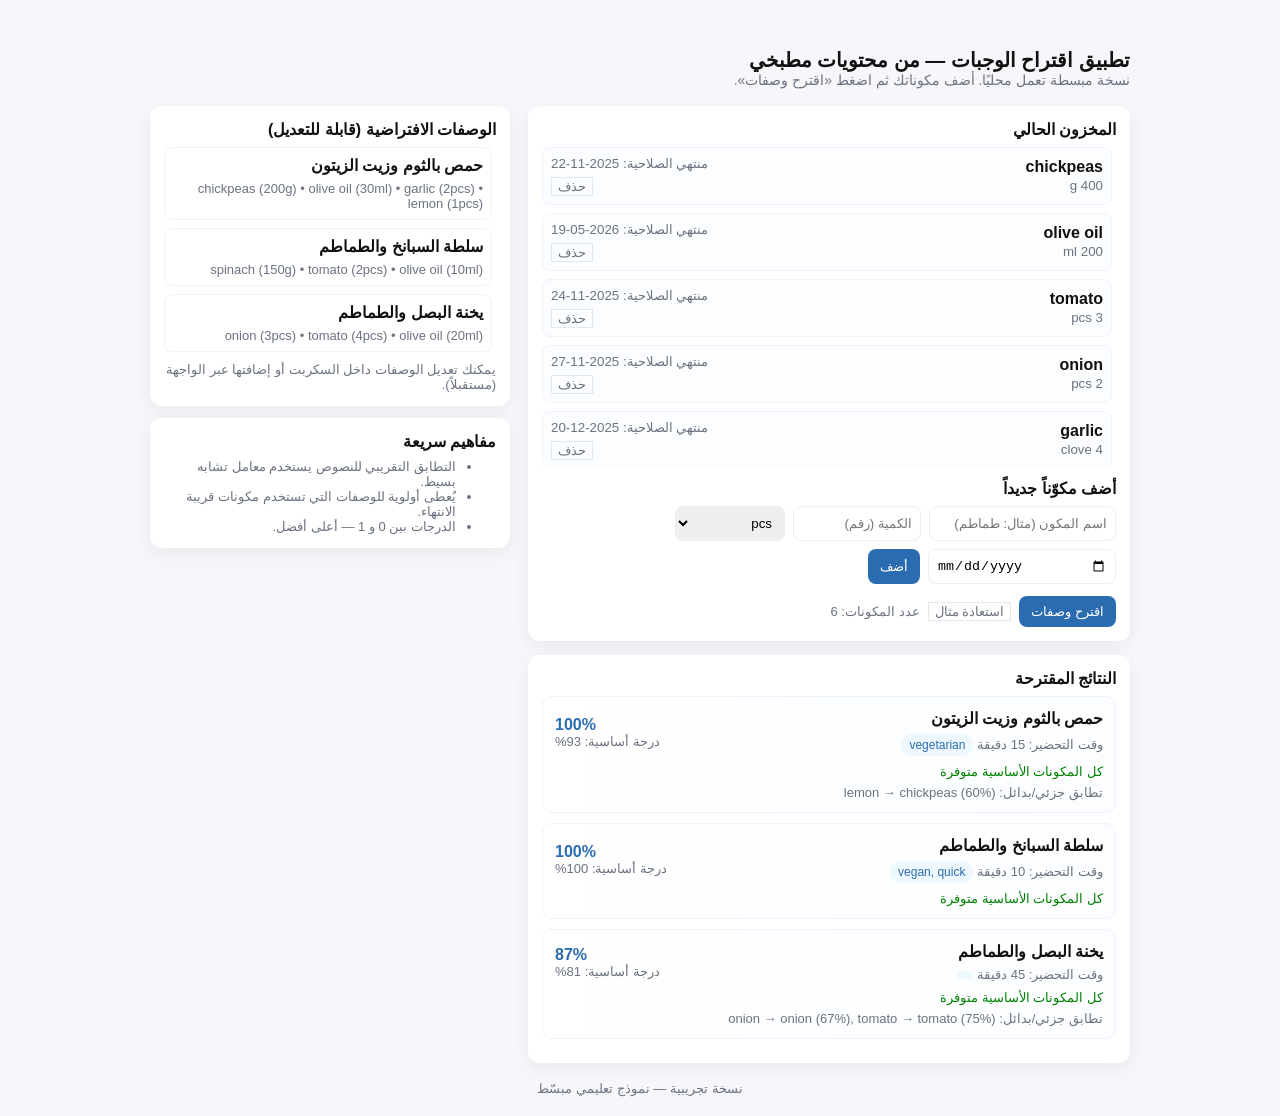
<file: ended.html>
<!doctype html>
<html lang="ar" dir="rtl">
<head>
<meta charset="utf-8" />
<meta name="viewport" content="width=device-width,initial-scale=1" />
<title>اقتراح وصفات من محتوى المطبخ — نسخة مبسطة</title>
<style>
  :root{
    --bg:#f7f7fb;
    --card:#ffffff;
    --accent:#2b6cb0;
    --muted:#6b7280;
    --danger:#e53e3e;
  }
  html,body{height:100%;margin:0;font-family:Inter, "Noto Sans Arabic", "Segoe UI", Tahoma, sans-serif;background:var(--bg);color:#111;}
  .container{max-width:980px;margin:28px auto;padding:20px;}
  header{display:flex;align-items:center;gap:16px;margin-bottom:18px;}
  h1{margin:0;font-size:20px;}
  p.lead{margin:0;color:var(--muted);font-size:14px}
  .grid{display:grid;grid-template-columns:1fr 360px;gap:18px;}
  .card{background:var(--card);border-radius:12px;padding:14px;box-shadow:0 6px 18px rgba(17,24,39,0.06);}
  .section-title{font-weight:600;margin-bottom:8px}
  /* inventory list */
  .inventory-list{display:flex;flex-direction:column;gap:8px;max-height:320px;overflow:auto;padding-right:4px}
  .inv-item{display:flex;align-items:center;justify-content:space-between;padding:8px;border-radius:8px;background:#fbfdff;border:1px solid #eef2ff}
  .inv-item small{color:var(--muted)}
  .controls{display:flex;gap:8px;align-items:center;margin-top:10px}
  button.btn{background:var(--accent);color:#fff;padding:8px 12px;border:none;border-radius:8px;cursor:pointer}
  button.ghost{background:transparent;border:1px solid #e2e8f0;color:var(--muted)}
  input,select{padding:8px;border-radius:8px;border:1px solid #e6eef8;min-width:0}
  .form-row{display:flex;gap:8px;align-items:center}
  .small{font-size:13px;color:var(--muted)}
  /* suggestions */
  .recipe-card{border-radius:10px;padding:12px;border:1px solid #eef2ff;margin-bottom:10px;background:linear-gradient(90deg,#fff,#fbfdff)}
  .score{font-weight:700;color:var(--accent)}
  .badge{display:inline-block;padding:4px 8px;border-radius:999px;font-size:12px;background:#eef8ff;color:var(--accent);margin-left:8px}
  .danger{color:var(--danger);font-weight:600}
  .missing{color:#b45309}
  footer{margin-top:18px;color:var(--muted);font-size:13px;text-align:center}
  /* responsive */
  @media (max-width:880px){
    .grid{grid-template-columns:1fr; padding-bottom:36px}
    .container{padding:12px}
  }
</style>
</head>
<body>
  <div class="container">
    <header>
      <div>
        <h1>تطبيق اقتراح الوجبات — من محتويات مطبخي</h1>
        <p class="lead">نسخة مبسطة تعمل محليًا. أضف مكوناتك ثم اضغط «اقترح وصفات».</p>
      </div>
    </header>

    <div class="grid">
      <!-- العمود الكبير: أدوات المخزون والنتائج -->
      <div>
        <div class="card">
          <div class="section-title">المخزون الحالي</div>
          <div class="inventory-list" id="inventoryList"></div>

          <div style="margin-top:12px" class="section-title">أضف مكوّناً جديداً</div>
          <div style="display:flex;gap:8px;flex-wrap:wrap">
            <input id="inName" placeholder="اسم المكون (مثال: طماطم)" />
            <input id="inQty" placeholder="الكمية (رقم)" style="width:110px" />
            <select id="inUnit" style="width:110px">
              <option value="pcs">pcs</option>
              <option value="g">g</option>
              <option value="kg">kg</option>
              <option value="ml">ml</option>
              <option value="l">l</option>
              <option value="cup">cup</option>
              <option value="tbsp">tbsp</option>
              <option value="tsp">tsp</option>
              <option value="clove">clove</option>
            </select>
            <input id="inExpiry" type="date" style="width:170px" />
            <button class="btn" id="btnAdd">أضف</button>
          </div>

          <div class="controls" style="margin-top:12px">
            <button class="btn" id="btnSuggest">اقترح وصفات</button>
            <button class="ghost" id="btnReset">استعادة مثال</button>
            <div style="margin-left:auto" class="small">عدد المكونات: <span id="countInv">0</span></div>
          </div>
        </div>

        <div class="card" style="margin-top:14px">
          <div class="section-title">النتائج المقترحة</div>
          <div id="suggestions"></div>
        </div>
      </div>

      <!-- العمود الجانبي: وصفات افتراضية وسرعة -->
      <aside>
        <div class="card">
          <div class="section-title">الوصفات الافتراضية (قابلة للتعديل)</div>
          <div id="recipesList" style="display:flex;flex-direction:column;gap:8px;max-height:360px;overflow:auto;padding-right:4px"></div>
          <div style="margin-top:10px" class="small">يمكنك تعديل الوصفات داخل السكربت أو إضافتها عبر الواجهة (مستقبلاً).</div>
        </div>

        <div class="card" style="margin-top:12px">
          <div class="section-title">مفاهيم سريعة</div>
          <ul style="margin:8px 0 0 0;padding-left:16px;color:var(--muted);font-size:13px">
            <li>التطابق التقريبي للنصوص يستخدم معامل تشابه بسيط.</li>
            <li>يُعطى أولوية للوصفات التي تستخدم مكونات قريبة الانتهاء.</li>
            <li>الدرجات بين 0 و 1 — أعلى أفضل.</li>
          </ul>
        </div>
      </aside>
    </div>

    <footer>نسخة تجريبية — نموذج تعليمي مبسّط</footer>
  </div>

<script>
/*
  تطبيق عملى مبسّط لخوارزمية اقتراح الوصفات.
  - يحوّل التعريفات من نموذج Python السابق إلى JavaScript.
  - يشمل تحويل وحدات أساسية، بحث fuzzy بسيط عبر bigram Dice coefficient،
    ونظام نقاط يعتمد على نسبة المكونات المتاحة وبونص قرب الانتهاء.
*/

// ---------- بيانات افتراضية (يمكن تعديلها) ----------
let today = new Date("2025-11-20"); // ضبط اليوم كمثال
// قائمة المخزون (ستُعرض ويمكن إضافة عناصر جديدة)
let inventory = [];

// الوصفات (نماذج)
let recipes = [
  {
    id: 'r1',
    title: 'حمص بالثوم وزيت الزيتون',
    requirements: [
      { name: 'chickpeas', qty: 200, unit: 'g', essential: true },
      { name: 'olive oil', qty: 30, unit: 'ml', essential: true },
      { name: 'garlic', qty: 2, unit: 'pcs', essential: false },
      { name: 'lemon', qty: 1, unit: 'pcs', essential: false },
    ],
    cook_time_min: 15,
    tags: ['vegetarian']
  },
  {
    id: 'r2',
    title: 'سلطة السبانخ والطماطم',
    requirements: [
      { name: 'spinach', qty: 150, unit: 'g', essential: true },
      { name: 'tomato', qty: 2, unit: 'pcs', essential: true },
      { name: 'olive oil', qty: 10, unit: 'ml', essential: false },
    ],
    cook_time_min: 10,
    tags: ['vegan','quick']
  },
  {
    id: 'r3',
    title: 'يخنة البصل والطماطم',
    requirements: [
      { name: 'onion', qty: 3, unit: 'pcs', essential: true },
      { name: 'tomato', qty: 4, unit: 'pcs', essential: true },
      { name: 'olive oil', qty: 20, unit: 'ml', essential: true },
    ],
    cook_time_min: 45,
    tags: []
  }
];

// قاموس استبدالات مبسّط
const SUBSTITUTIONS = {
  'zucchini': ['courgette'],
  'bell pepper': ['capsicum'],
  'chickpeas': ['garbanzo beans', 'حمص'],
  'olive oil': ['vegetable oil', 'زيت زيتون'],
  // أضف ما يلزم هنا
};

// تحويل وحدات أساسية (بسيط)
const UNIT_TO_BASE = {
  'g': ['g', 1],
  'kg': ['g', 1000],
  'ml': ['ml', 1],
  'l': ['ml', 1000],
  'cup': ['ml', 240],
  'tbsp': ['ml', 15],
  'tsp': ['ml', 5],
  'pcs': ['pcs', 1],
  'piece': ['pcs', 1],
  'clove': ['pcs', 1], // تعامل تقريبي
};

// ---------- دوال مساعدة ----------
function toBase(qty, unit) {
  unit = (unit || '').toLowerCase();
  if (UNIT_TO_BASE[unit]) {
    const [base, factor] = UNIT_TO_BASE[unit];
    return { qty: qty * factor, unit: base };
  }
  return { qty, unit };
}

// معامل تشابه بسيط باستخدام bigram Dice coefficient
function bigrams(s) {
  s = s.toLowerCase().trim();
  const arr = [];
  for (let i=0;i<s.length-1;i++){
    arr.push(s.slice(i,i+2));
  }
  return arr;
}
function diceCoefficient(a, b) {
  if (!a || !b) return 0;
  const A = bigrams(a);
  const B = bigrams(b);
  if (A.length === 0 || B.length === 0) return 0;
  let intersect = 0;
  const Bcopy = B.slice();
  A.forEach(x=>{
    const idx = Bcopy.indexOf(x);
    if (idx !== -1){ intersect++; Bcopy.splice(idx,1); }
  });
  return (2.0 * intersect) / (A.length + B.length);
}

// بحث تطابق تقريبي في أسماء المخزون
function fuzzyFind(name, inventoryNames, cutoff=0.55) {
  name = name.toLowerCase();
  if (inventoryNames.includes(name)) return name;
  let best = null, bestScore = 0;
  for (const n of inventoryNames) {
    const score = diceCoefficient(name, n);
    if (score > bestScore) { bestScore = score; best = n; }
  }
  return bestScore >= cutoff ? best : null;
}

// جرب إيجاد بديل من قاموس الاستبدالات
function findSubstitute(reqName, inventoryNames) {
  reqName = reqName.toLowerCase();
  for (const key in SUBSTITUTIONS) {
    const alts = [key, ...SUBSTITUTIONS[key]];
    if (alts.includes(reqName)) {
      for (const alt of alts) {
        if (inventoryNames.includes(alt)) return alt;
      }
    }
  }
  // محاولة تطابق نصي بين مفتاح البدائل والـinventory
  for (const key in SUBSTITUTIONS) {
    const alts = [key, ...SUBSTITUTIONS[key]];
    for (const alt of alts) {
      for (const inv of inventoryNames) {
        if (diceCoefficient(alt, inv) > 0.6) return inv;
      }
    }
  }
  return null;
}

// تحويل اسم إلى صيغة معيارية بسيطة
function canonicalizeName(n) {
  return (n || '').toLowerCase().trim();
}

// ---------- دالة تقييم وصفة ----------
function scoreRecipe(recipe, inventory, todayRef) {
  const today = todayRef || new Date();
  const invMap = {};
  inventory.forEach(it => invMap[ canonicalizeName(it.name) ] = it);
  const invNames = Object.keys(invMap);

  let totalWeight = 0, matchedWeight = 0, expiryBonus = 0;
  const missing = [], partialMatches = [];

  for (const req of recipe.requirements) {
    const weight = req.essential ? 2.0 : 1.0;
    totalWeight += weight;

    const reqName = canonicalizeName(req.name);
    let matchedName = fuzzyFind(reqName, invNames);
    let matchedIng = matchedName ? invMap[matchedName] : null;
    let usedSub = false;

    if (!matchedIng) {
      const sub = findSubstitute(reqName, invNames);
      if (sub) {
        matchedName = sub;
        matchedIng = invMap[sub];
        usedSub = true;
      }
    }

    if (matchedIng) {
      // تحويل وحدات ومقارنة
      const reqBase = toBase(req.qty, req.unit);
      const invBase = toBase(matchedIng.qty, matchedIng.unit);

      if (reqBase.unit === invBase.unit) {
        if (invBase.qty >= reqBase.qty) {
          matchedWeight += weight;
        } else {
          const fraction = Math.max(0, invBase.qty / (reqBase.qty || 1));
          matchedWeight += weight * fraction;
          partialMatches.push({ req: req.name, have: matchedIng.name, fraction });
        }
      } else {
        // وحدات غير متطابقة -> ائتمان جزئي
        matchedWeight += weight * 0.6;
        partialMatches.push({ req: req.name, have: matchedIng.name, fraction: 0.6 });
      }

      // بونص قرب انتهاء الصلاحية (أيام)
      if (matchedIng.expiry) {
        const daysLeft = Math.ceil((new Date(matchedIng.expiry) - today) / (1000*60*60*24));
        if (daysLeft <= 3) expiryBonus += 0.5 * weight;
        else if (daysLeft <= 7) expiryBonus += 0.2 * weight;
      }
    } else {
      missing.push(req.name);
    }
  }

  const baseScore = totalWeight > 0 ? matchedWeight / totalWeight : 0;
  // عقوبة الوقت: كل 30 دقيقة -> عقوبة صغيرة
  const timePenalty = Math.min(1.0, recipe.cook_time_min / 120.0);
  const timePenaltyScore = 0.05 * timePenalty;

  let finalScore = baseScore + 0.1 * expiryBonus - timePenaltyScore;
  finalScore = Math.max(0, Math.min(1, finalScore));

  return {
    recipe_id: recipe.id,
    title: recipe.title,
    final_score: +finalScore.toFixed(3),
    base_score: +baseScore.toFixed(3),
    expiry_bonus: +expiryBonus.toFixed(3),
    time_penalty: +timePenaltyScore.toFixed(3),
    missing, partialMatches
  };
}

// اقتراح أفضل N وصفات
function suggestRecipes(recipes, inventory, topN=5, todayRef) {
  const scored = recipes.map(r => scoreRecipe(r, inventory, todayRef));
  scored.sort((a,b)=> b.final_score - a.final_score);
  return scored.slice(0, topN);
}

// ---------- تهيئة العرض والـ DOM ----------
const inventoryList = document.getElementById('inventoryList');
const recipesList = document.getElementById('recipesList');
const suggestionsDiv = document.getElementById('suggestions');
const countInv = document.getElementById('countInv');

const inName = document.getElementById('inName');
const inQty = document.getElementById('inQty');
const inUnit = document.getElementById('inUnit');
const inExpiry = document.getElementById('inExpiry');

document.getElementById('btnAdd').addEventListener('click', ()=>{
  const name = inName.value.trim();
  const qty = parseFloat(inQty.value) || 0;
  const unit = inUnit.value || 'pcs';
  const expiryVal = inExpiry.value ? new Date(inExpiry.value) : null;
  if (!name || qty <= 0) {
    alert('أدخل اسم المكوّن وكمية صحيحة.');
    return;
  }
  inventory.push({ name: name, qty: qty, unit: unit, expiry: expiryVal });
  renderInventory();
  inName.value=''; inQty.value=''; inExpiry.value='';
});

document.getElementById('btnReset').addEventListener('click', ()=>{
  loadExampleInventory();
  renderInventory();
});

document.getElementById('btnSuggest').addEventListener('click', ()=>{
  renderSuggestions();
});

// تهيئة مثال إفتراضي
function loadExampleInventory(){
  inventory = [
    { name: 'chickpeas', qty: 400, unit: 'g', expiry: addDays(today, 2) },
    { name: 'olive oil', qty: 200, unit: 'ml', expiry: addDays(today, 180) },
    { name: 'tomato', qty: 3, unit: 'pcs', expiry: addDays(today, 4) },
    { name: 'onion', qty: 2, unit: 'pcs', expiry: addDays(today, 7) },
    { name: 'garlic', qty: 4, unit: 'clove', expiry: addDays(today, 30) },
    { name: 'spinach', qty: 200, unit: 'g', expiry: addDays(today, 1) }
  ];
}
function addDays(d, days){
  const x = new Date(d);
  x.setDate(x.getDate() + days);
  return x.toISOString().slice(0,10); // format yyyy-mm-dd
}

// render functions
function renderInventory(){
  inventoryList.innerHTML = '';
  inventory.forEach((it, idx) => {
    const el = document.createElement('div');
    el.className = 'inv-item';
    const left = document.createElement('div');
    left.innerHTML = `<div style="font-weight:600">${it.name}</div><small>${it.qty} ${it.unit}</small>`;
    const right = document.createElement('div');
    const expiryText = it.expiry ? `منتهي الصلاحية: ${new Date(it.expiry).toISOString().slice(0,10)}` : '';
    right.innerHTML = `<small style="display:block;text-align:left">${expiryText}</small><div style="display:flex;gap:6px;margin-top:6px;direction:ltr"><button title="حذف" class="ghost" onclick="removeInv(${idx})">حذف</button></div>`;
    el.appendChild(left);
    el.appendChild(right);
    inventoryList.appendChild(el);
  });
  countInv.textContent = inventory.length;
}

function removeInv(idx) {
  inventory.splice(idx,1);
  renderInventory();
}

// render recipes list (sidebar)
function renderRecipes(){
  recipesList.innerHTML = '';
  recipes.forEach(r=>{
    const el = document.createElement('div');
    el.style.border = '1px solid #eef2ff';
    el.style.borderRadius = '8px';
    el.style.padding = '8px';
    el.innerHTML = `<strong>${r.title}</strong><div class="small" style="margin-top:6px">${r.requirements.map(x=>x.name+' ('+x.qty+ x.unit+ ')').join(' • ')}</div>`;
    recipesList.appendChild(el);
  });
}

function renderSuggestions(){
  suggestionsDiv.innerHTML = '';
  const s = suggestRecipes(recipes, inventory, 10, today);
  if (s.length === 0) {
    suggestionsDiv.innerHTML = '<div class="small">لا توجد وصفات حالياً.</div>';
    return;
  }
  s.forEach(item=>{
    const r = getRecipeById(item.recipe_id);
    const card = document.createElement('div');
    card.className = 'recipe-card';
    card.innerHTML = `
      <div style="display:flex;align-items:center;justify-content:space-between">
        <div>
          <div style="font-weight:700">${r.title}</div>
          <div class="small" style="margin-top:6px">وقت التحضير: ${r.cook_time_min} دقيقة <span class="badge">${r.tags.join(', ') || ''}</span></div>
        </div>
        <div style="text-align:left">
          <div class="score">${(item.final_score*100).toFixed(0)}%</div>
          <div class="small">درجة أساسية: ${(item.base_score*100).toFixed(0)}%</div>
        </div>
      </div>
      <div style="margin-top:8px" class="small">
        ${ item.missing.length ? '<div class="missing">مكونات مفقودة: ' + item.missing.join(', ') + '</div>' : '<div style="color:green">كل المكونات الأساسية متوفرة</div>' }
        ${ item.partialMatches.length ? '<div style="margin-top:6px">تطابق جزئي/بدائل: ' + item.partialMatches.map(pm=> pm.req + ' → ' + pm.have + ' ('+ Math.round(pm.fraction*100) + '%)').join(', ') + '</div>' : '' }
      </div>
    `;
    suggestionsDiv.appendChild(card);
  });
}

function getRecipeById(id) {
  return recipes.find(r=>r.id === id) || {};
}

// ---------- تهيئة البدء ----------
loadExampleInventory();
renderInventory();
renderRecipes();
renderSuggestions();

// end of script
</script>
</body>
</html>
</file>
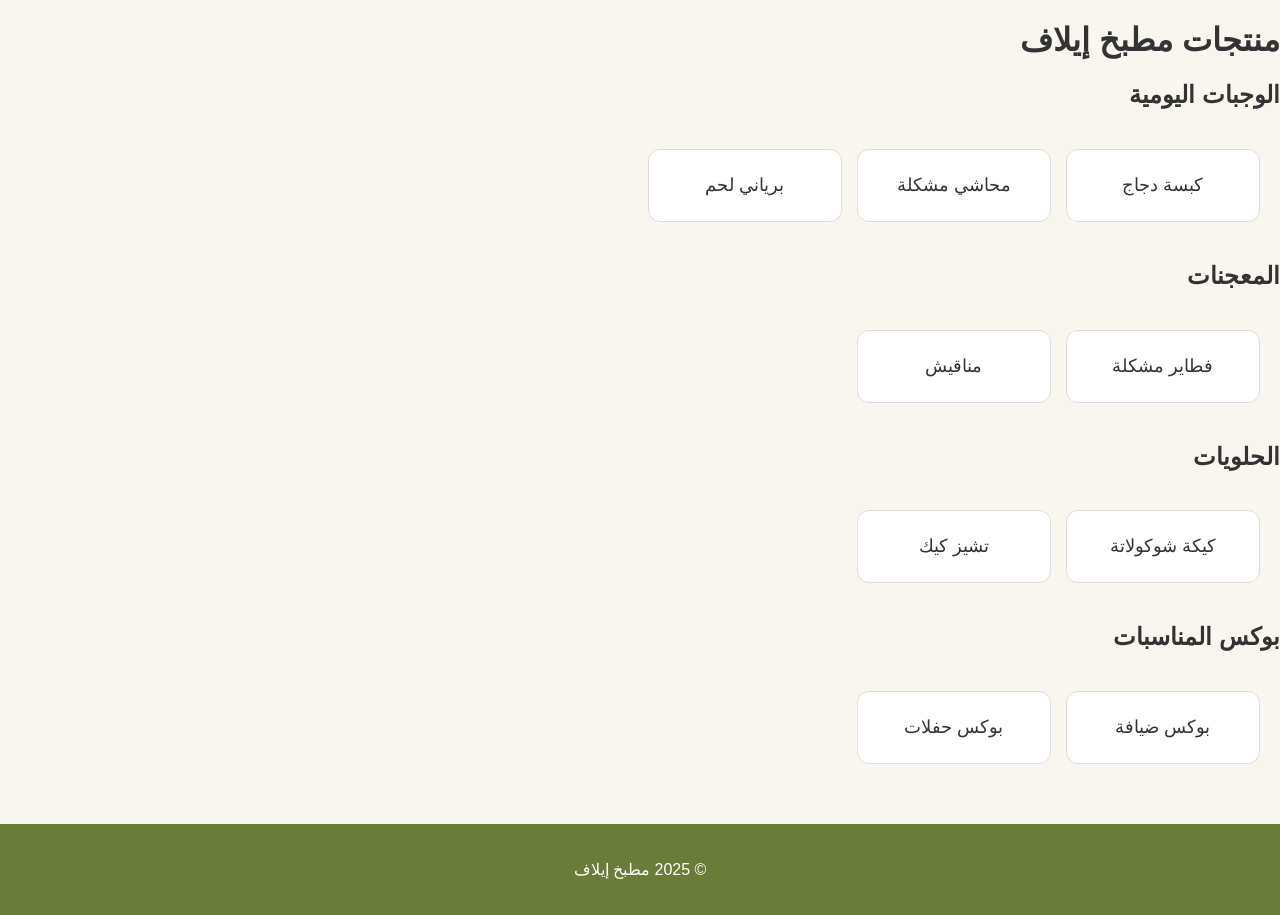
<file: products.html>
<!DOCTYPE html>
<html lang="ar" dir="rtl">
<head>
    <meta charset="UTF-8">
    <meta name="viewport" content="width=device-width, initial-scale=1.0">
    <title>منتجات مطبخ إيلاف</title>
    <link rel="stylesheet" href="style.css">
</head>

<body>

<header class="sub-header">
    <h1>منتجات مطبخ إيلاف</h1>
</header>

<section id="daily" class="section">
    <h2>الوجبات اليومية</h2>
    <div class="grid">
        <a href="single.html?item=كبسة دجاج" class="card">كبسة دجاج</a>
        <a href="single.html?item=محاشي" class="card">محاشي مشكلة</a>
        <a href="single.html?item=برياني" class="card">برياني لحم</a>
    </div>
</section>

<section id="pastry" class="section">
    <h2>المعجنات</h2>
    <div class="grid">
        <a href="single.html?item=فطاير" class="card">فطاير مشكلة</a>
        <a href="single.html?item=مناقيش" class="card">مناقيش</a>
    </div>
</section>

<section id="desserts" class="section">
    <h2>الحلويات</h2>
    <div class="grid">
        <a href="single.html?item=كيكة الشوكولاتة" class="card">كيكة شوكولاتة</a>
        <a href="single.html?item=تشيز كيك" class="card">تشيز كيك</a>
    </div>
</section>

<section id="boxes" class="section">
    <h2>بوكس المناسبات</h2>
    <div class="grid">
        <a href="single.html?item=بوكس ضيافة" class="card">بوكس ضيافة</a>
        <a href="single.html?item=بوكس حفلات" class="card">بوكس حفلات</a>
    </div>
</section>

<footer>
    <p>© 2025 مطبخ إيلاف</p>
</footer>

</body>
</html>
</file>
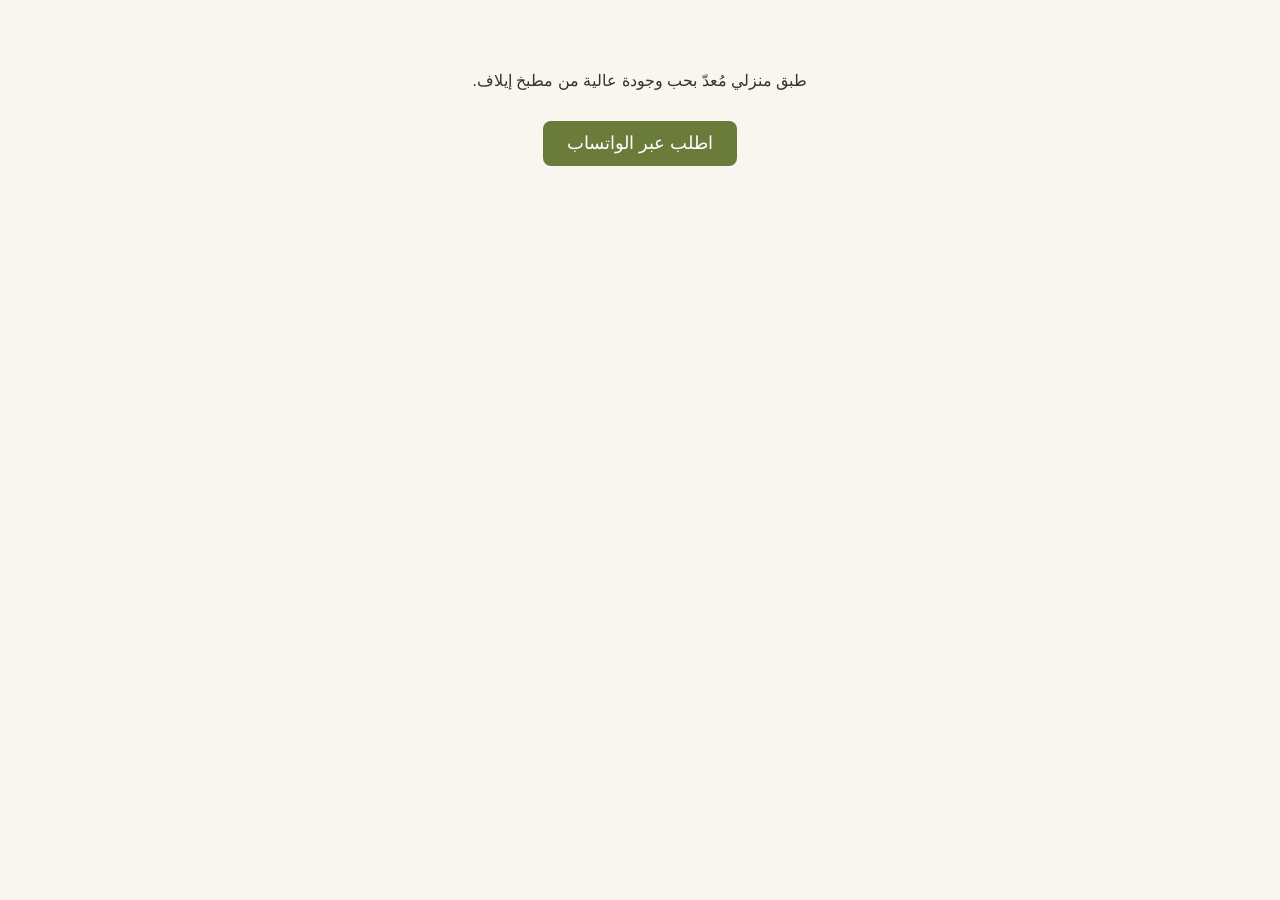
<file: single.html>
<!DOCTYPE html>
<html lang="ar" dir="rtl">
<head>
    <meta charset="UTF-8">
    <meta name="viewport" content="width=device-width, initial-scale=1.0">
    <title>تفاصيل المنتج</title>
    <link rel="stylesheet" href="style.css">
</head>

<body>

<header class="sub-header">
    <h1 id="product-title">المنتج</h1>
</header>

<section class="product-details">
    <h2 id="product-name"></h2>
    <p>طبق منزلي مُعدّ بحب وجودة عالية من مطبخ إيلاف.</p>

    <a class="btn" id="whatsapp-btn" href="#">اطلب عبر الواتساب</a>
</section>

<script>
    const params = new URLSearchParams(window.location.search);
    const item = params.get("item");

    document.getElementById("product-title").innerText = item;
    document.getElementById("product-name").innerText = item;

    document.getElementById("whatsapp-btn").href =
    "https://wa.me/966531656296?text=مرحباً، أرغب في طلب: " + item;
</script>

</body>
</html>
</file>
<file: style.css>
body {
    margin: 0;
    font-family: "Tajawal", sans-serif;
    background: #f9f5ef;
    color: #333;
}

/* الهيدر */
.hero {
    height: 70vh;
    background: url('hero.jpg') center/cover no-repeat;
    display: flex;
    align-items: center;
    justify-content: center;
    text-align: center;
    color: white;
    background-color: #556b2f;
}

.hero-content h1 {
    font-size: 3rem;
    margin: 0;
}

.btn {
    display: inline-block;
    padding: 12px 24px;
    background: #6b7b3a;
    color: white;
    text-decoration: none;
    border-radius: 8px;
    margin-top: 15px;
    font-size: 1.1rem;
}

/* الأقسام */
.categories .grid,
.section .grid {
    display: grid;
    grid-template-columns: repeat(auto-fill, minmax(180px, 1fr));
    gap: 15px;
    padding: 20px;
}

.card {
    background: white;
    padding: 25px;
    border-radius: 12px;
    text-align: center;
    font-size: 1.1rem;
    text-decoration: none;
    color: #333;
    border: 1px solid #ddd;
}

.card:hover {
    background: #e3e0d8;
}

/* الفوتر */
footer {
    text-align: center;
    padding: 20px;
    background: #6b7b3a;
    color: white;
    margin-top: 40px;
}

/* صفحة المنتج */
.product-details {
    padding: 30px;
    text-align: center;
}
</file>
